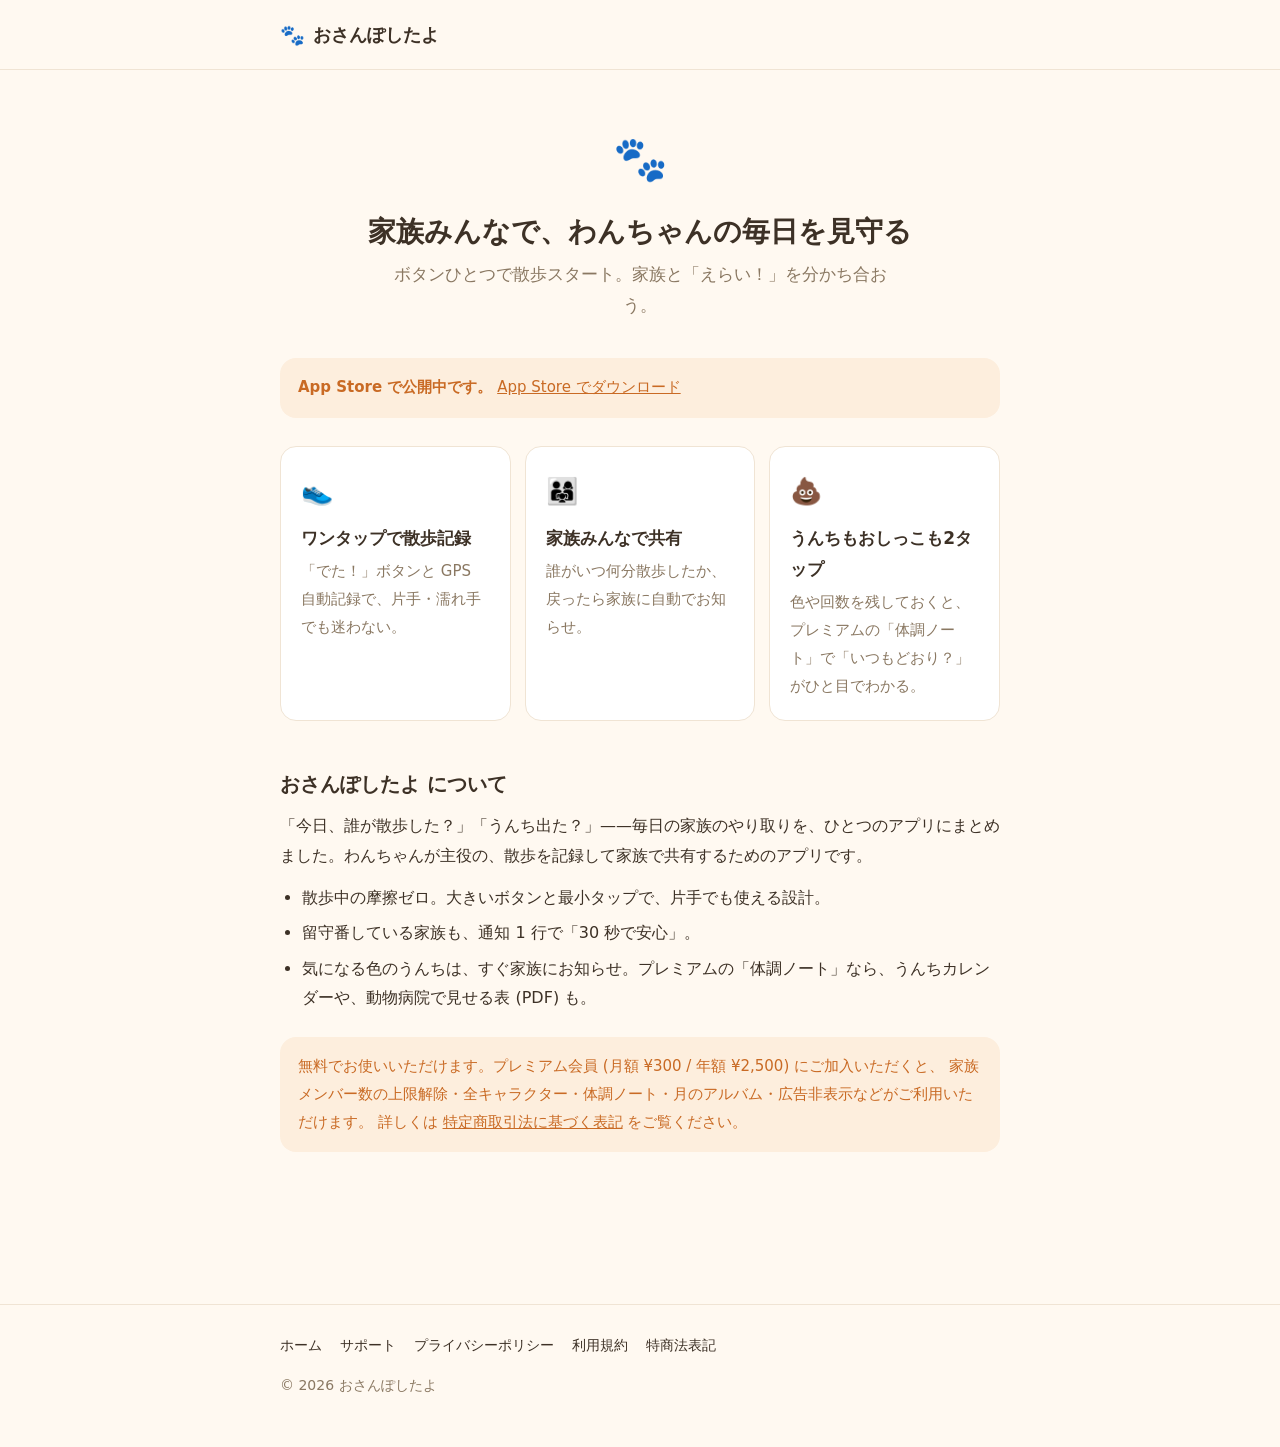
<file: index.html>
<!DOCTYPE html>
<html lang="ja">
<head>
<meta charset="utf-8">
<meta name="viewport" content="width=device-width, initial-scale=1">
<meta name="robots" content="index,follow">
<title>おさんぽしたよ — 家族みんなで、わんちゃんの毎日を見守る</title>
<meta name="description" content="ボタンひとつで散歩スタート。誰がいつ散歩したか、うんちは出たかを家族みんなで共有できる、愛犬のお散歩記録アプリ。">
<link rel="stylesheet" href="style.css">
</head>
<body>
<header class="site-header">
  <div class="inner">
    <a class="brand" href="index.html"><span class="paw" aria-hidden="true">🐾</span> おさんぽしたよ</a>
  </div>
</header>

<main class="wrap">
  <section class="hero">
    <div class="paw-big" aria-hidden="true">🐾</div>
    <h1>家族みんなで、わんちゃんの毎日を見守る</h1>
    <p class="sub">ボタンひとつで散歩スタート。家族と「えらい！」を分かち合おう。</p>
  </section>

  <div class="note">
    <strong>App Store で公開中です。</strong> <a href="https://apps.apple.com/jp/app/id6767442198">App Store でダウンロード</a>
  </div>

  <section class="features">
    <div class="feature">
      <div class="ico" aria-hidden="true">👟</div>
      <h3>ワンタップで散歩記録</h3>
      <p>「でた！」ボタンと GPS 自動記録で、片手・濡れ手でも迷わない。</p>
    </div>
    <div class="feature">
      <div class="ico" aria-hidden="true">👨‍👩‍👧</div>
      <h3>家族みんなで共有</h3>
      <p>誰がいつ何分散歩したか、戻ったら家族に自動でお知らせ。</p>
    </div>
    <div class="feature">
      <div class="ico" aria-hidden="true">💩</div>
      <h3>うんちもおしっこも2タップ</h3>
      <p>色や回数を残しておくと、プレミアムの「体調ノート」で「いつもどおり？」がひと目でわかる。</p>
    </div>
  </section>

  <h2>おさんぽしたよ について</h2>
  <p>「今日、誰が散歩した？」「うんち出た？」——毎日の家族のやり取りを、ひとつのアプリにまとめました。わんちゃんが主役の、散歩を記録して家族で共有するためのアプリです。</p>
  <ul>
    <li>散歩中の摩擦ゼロ。大きいボタンと最小タップで、片手でも使える設計。</li>
    <li>留守番している家族も、通知 1 行で「30 秒で安心」。</li>
    <li>気になる色のうんちは、すぐ家族にお知らせ。プレミアムの「体調ノート」なら、うんちカレンダーや、動物病院で見せる表 (PDF) も。</li>
  </ul>

  <div class="note">
    無料でお使いいただけます。プレミアム会員 (月額 ¥300 / 年額 ¥2,500) にご加入いただくと、
    家族メンバー数の上限解除・全キャラクター・体調ノート・月のアルバム・広告非表示などがご利用いただけます。
    詳しくは <a href="tokushoho.html">特定商取引法に基づく表記</a> をご覧ください。
  </div>
</main>

<footer class="site-footer">
  <div class="inner">
    <nav>
      <a href="index.html">ホーム</a>
      <a href="support.html">サポート</a>
      <a href="privacy.html">プライバシーポリシー</a>
      <a href="terms.html">利用規約</a>
      <a href="tokushoho.html">特商法表記</a>
    </nav>
    <div>© 2026 おさんぽしたよ</div>
  </div>
</footer>
</body>
</html>
</file>
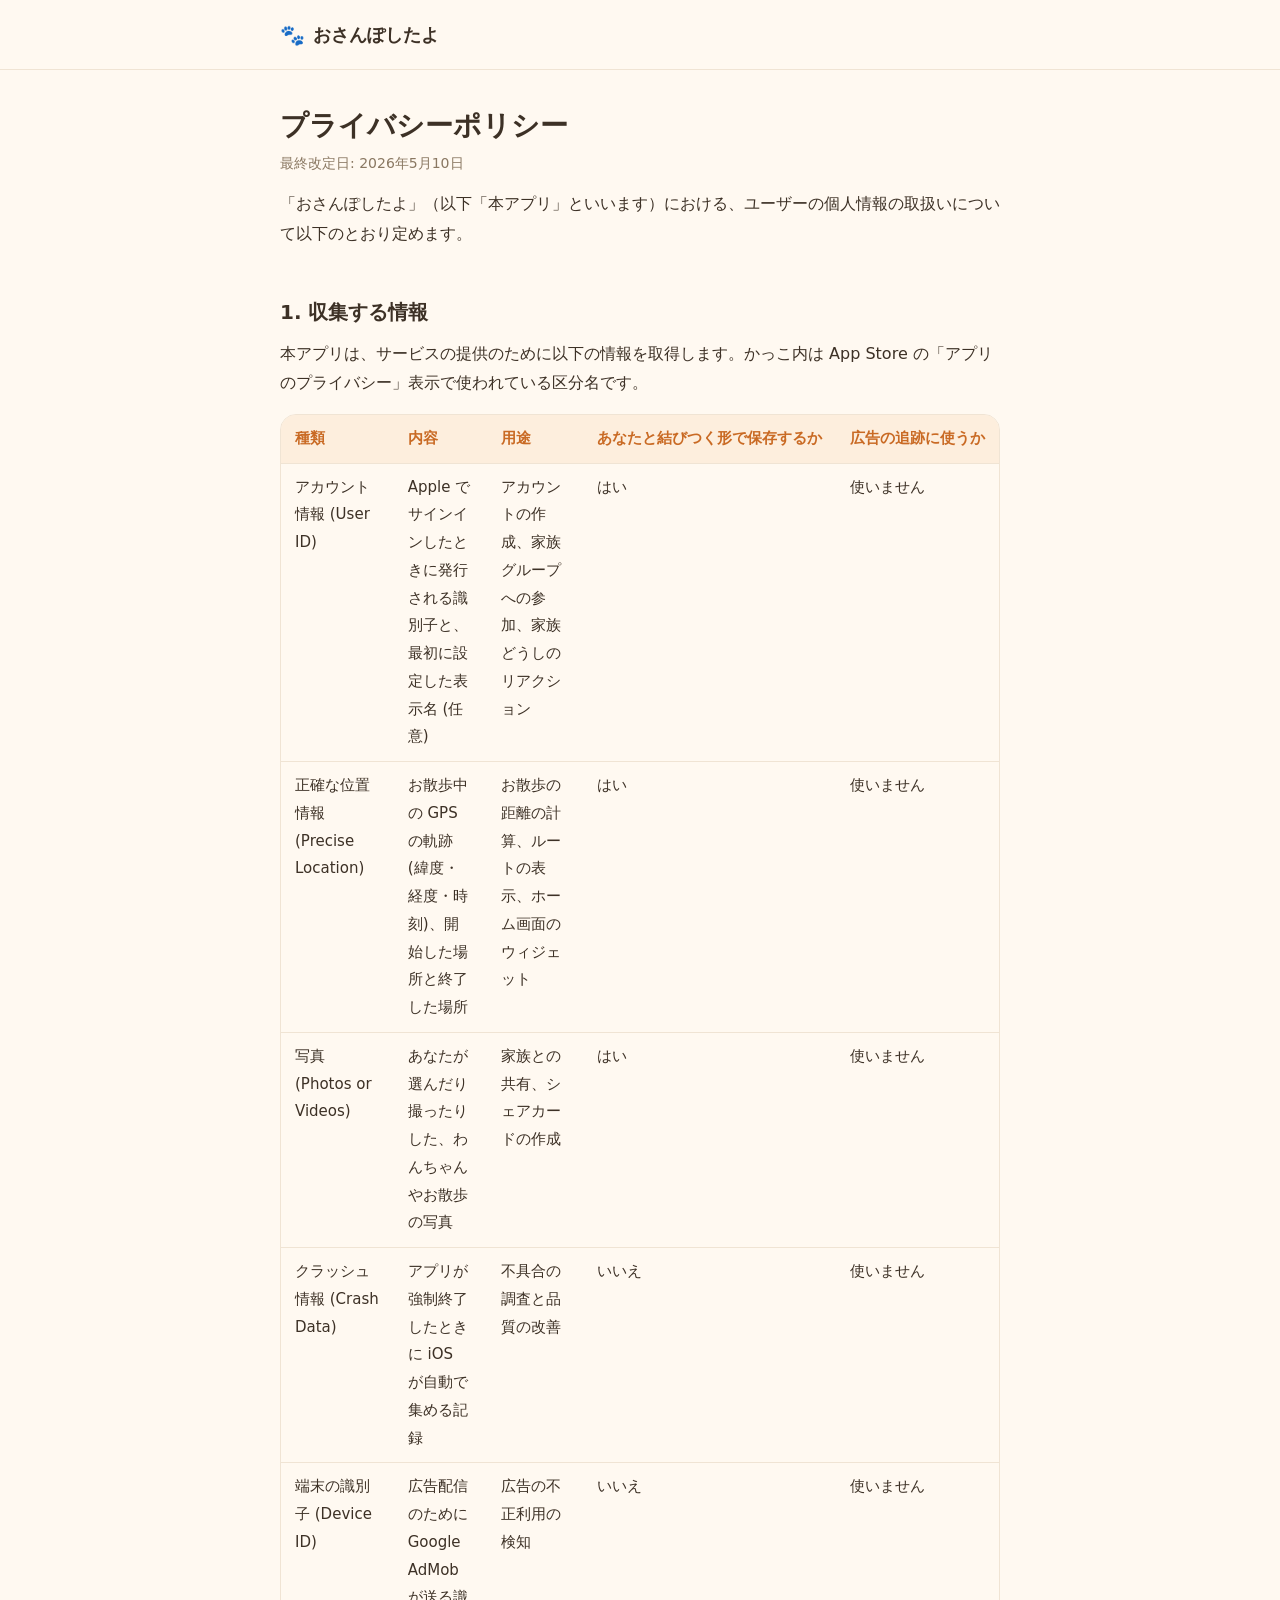
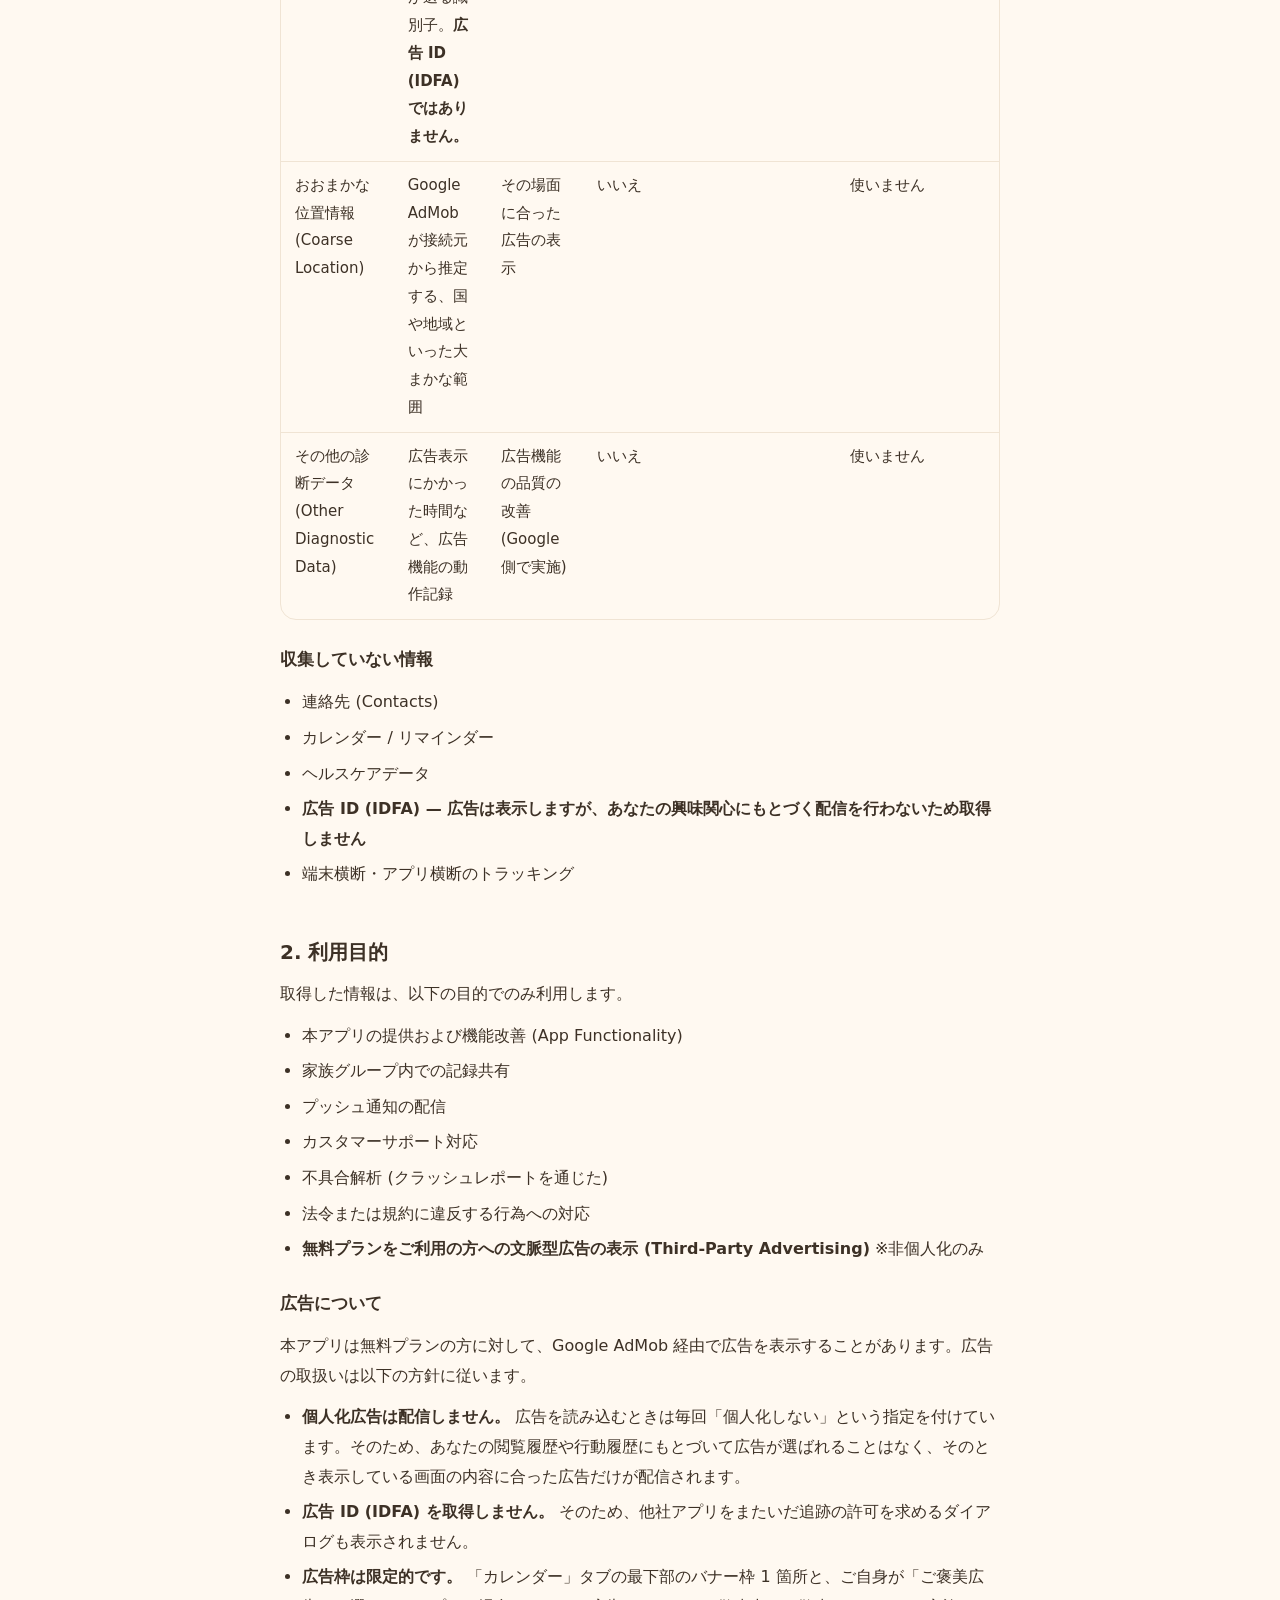
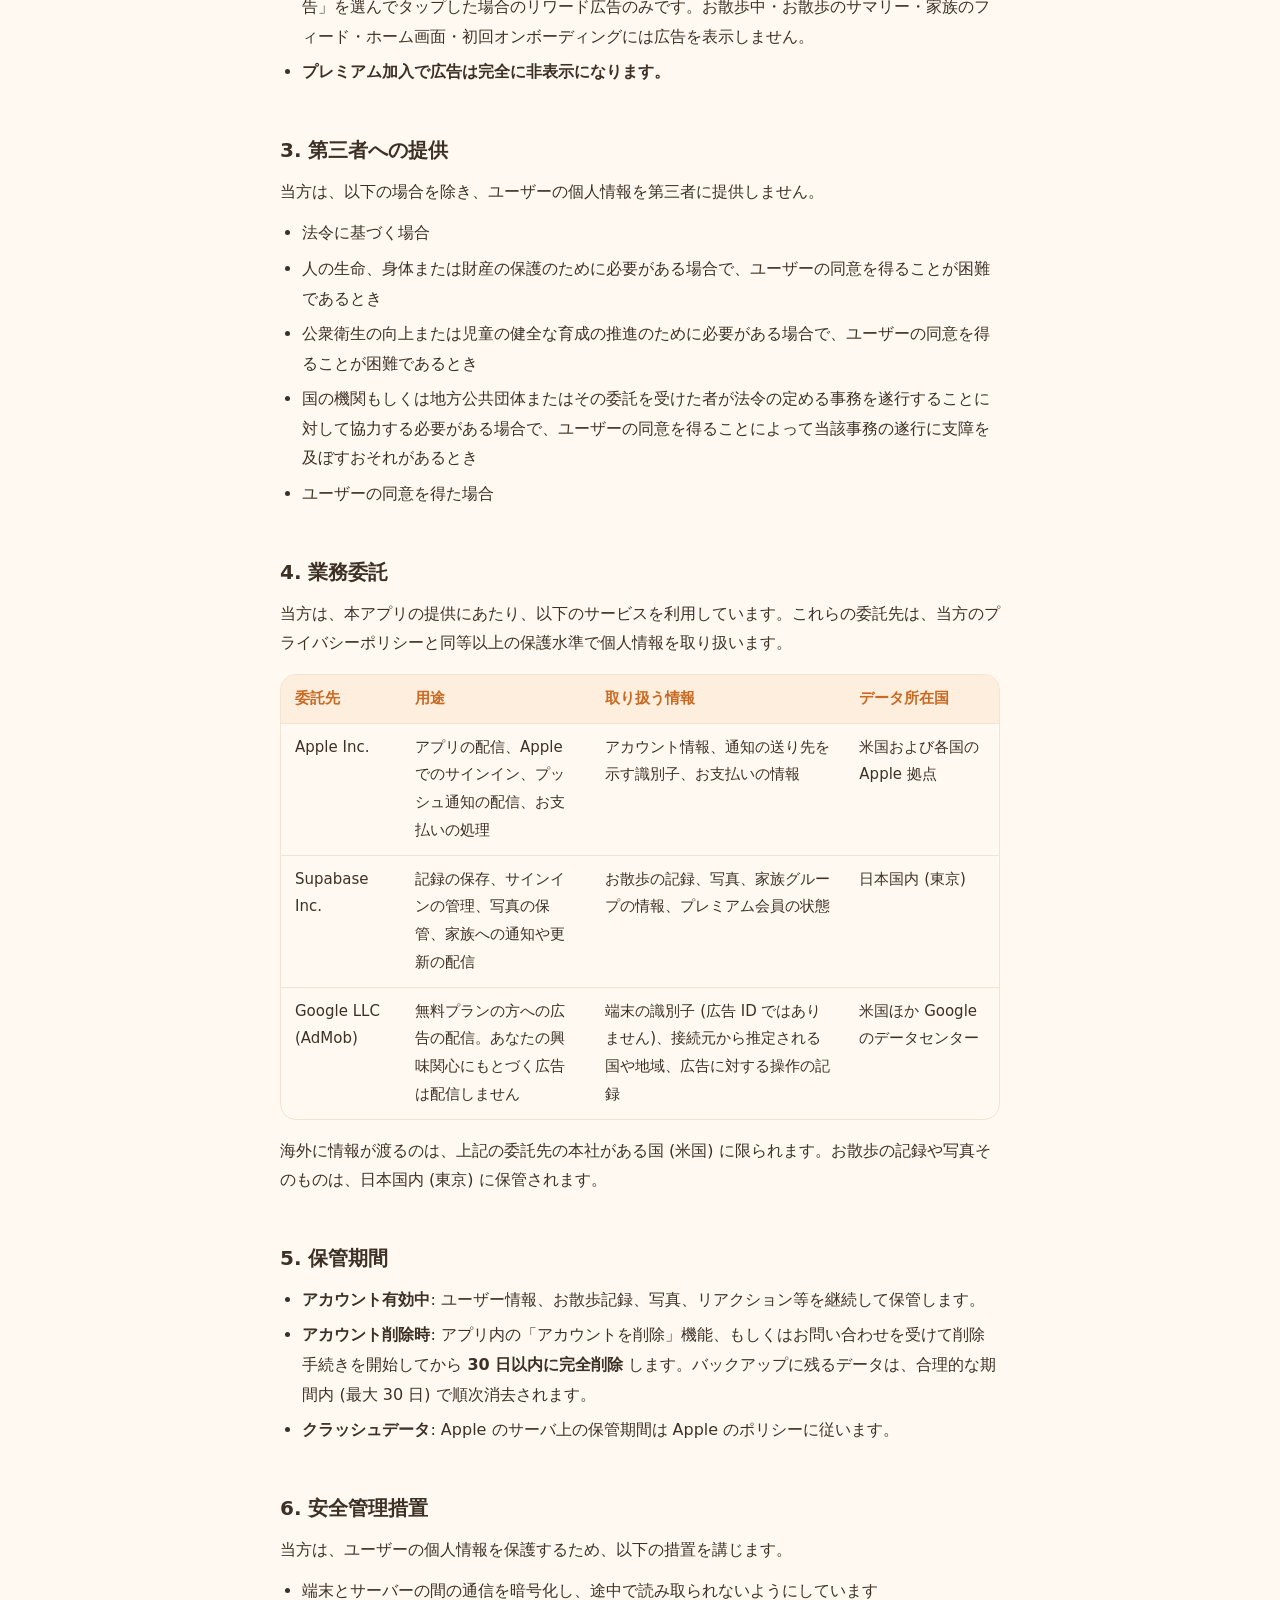
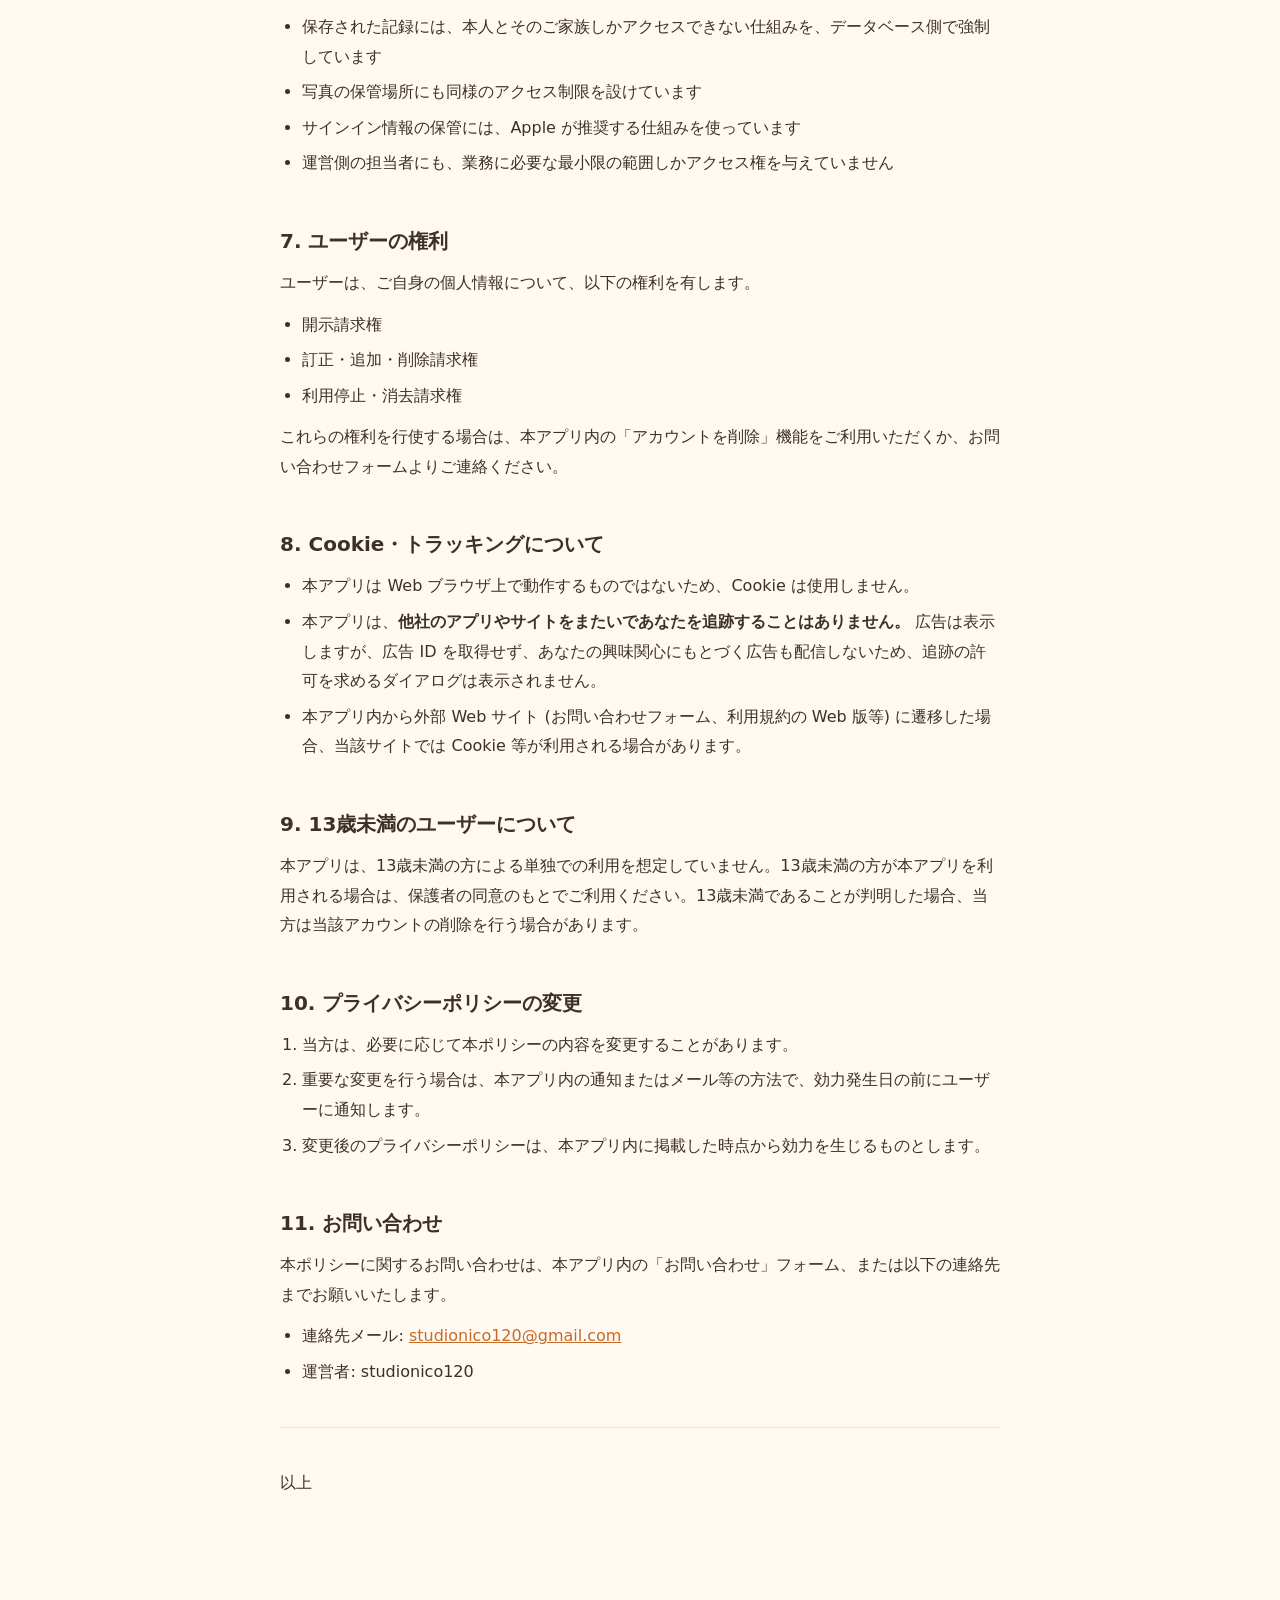
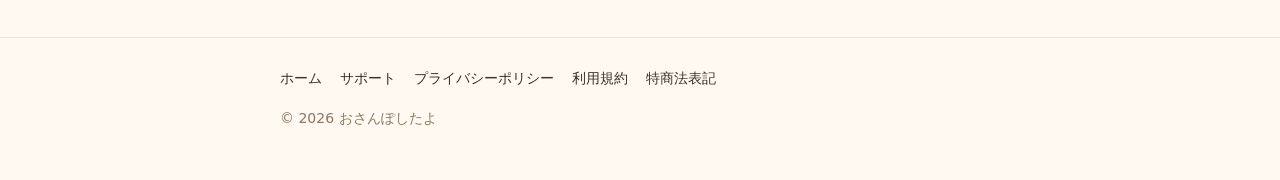
<file: privacy.html>
<!DOCTYPE html>
<html lang="ja">
<head>
<meta charset="utf-8">
<meta name="viewport" content="width=device-width, initial-scale=1">
<meta name="robots" content="index,follow">
<title>プライバシーポリシー — おさんぽしたよ</title>
<link rel="stylesheet" href="style.css">
</head>
<body>
<header class="site-header">
  <div class="inner">
    <a class="brand" href="index.html"><span class="paw" aria-hidden="true">🐾</span> おさんぽしたよ</a>
  </div>
</header>

<main class="wrap">
  <h1>プライバシーポリシー</h1>
  <p class="updated">最終改定日: 2026年5月10日</p>
  <p>「おさんぽしたよ」（以下「本アプリ」といいます）における、ユーザーの個人情報の取扱いについて以下のとおり定めます。</p>

  <h2>1. 収集する情報</h2>
  <p>本アプリは、サービスの提供のために以下の情報を取得します。かっこ内は App Store の「アプリのプライバシー」表示で使われている区分名です。</p>
  <div class="table-wrap">
    <table>
      <thead>
        <tr><th>種類</th><th>内容</th><th>用途</th><th>あなたと結びつく形で保存するか</th><th>広告の追跡に使うか</th></tr>
      </thead>
      <tbody>
        <tr><td>アカウント情報 (User ID)</td><td>Apple でサインインしたときに発行される識別子と、最初に設定した表示名 (任意)</td><td>アカウントの作成、家族グループへの参加、家族どうしのリアクション</td><td>はい</td><td>使いません</td></tr>
        <tr><td>正確な位置情報 (Precise Location)</td><td>お散歩中の GPS の軌跡 (緯度・経度・時刻)、開始した場所と終了した場所</td><td>お散歩の距離の計算、ルートの表示、ホーム画面のウィジェット</td><td>はい</td><td>使いません</td></tr>
        <tr><td>写真 (Photos or Videos)</td><td>あなたが選んだり撮ったりした、わんちゃんやお散歩の写真</td><td>家族との共有、シェアカードの作成</td><td>はい</td><td>使いません</td></tr>
        <tr><td>クラッシュ情報 (Crash Data)</td><td>アプリが強制終了したときに iOS が自動で集める記録</td><td>不具合の調査と品質の改善</td><td>いいえ</td><td>使いません</td></tr>
        <tr><td>端末の識別子 (Device ID)</td><td>広告配信のために Google AdMob が送る識別子。<strong>広告 ID (IDFA) ではありません。</strong></td><td>広告の不正利用の検知</td><td>いいえ</td><td>使いません</td></tr>
        <tr><td>おおまかな位置情報 (Coarse Location)</td><td>Google AdMob が接続元から推定する、国や地域といった大まかな範囲</td><td>その場面に合った広告の表示</td><td>いいえ</td><td>使いません</td></tr>
        <tr><td>その他の診断データ (Other Diagnostic Data)</td><td>広告表示にかかった時間など、広告機能の動作記録</td><td>広告機能の品質の改善 (Google 側で実施)</td><td>いいえ</td><td>使いません</td></tr>
      </tbody>
    </table>
  </div>

  <h3>収集していない情報</h3>
  <ul>
    <li>連絡先 (Contacts)</li>
    <li>カレンダー / リマインダー</li>
    <li>ヘルスケアデータ</li>
    <li><strong>広告 ID (IDFA) — 広告は表示しますが、あなたの興味関心にもとづく配信を行わないため取得しません</strong></li>
    <li>端末横断・アプリ横断のトラッキング</li>
  </ul>

  <h2>2. 利用目的</h2>
  <p>取得した情報は、以下の目的でのみ利用します。</p>
  <ul>
    <li>本アプリの提供および機能改善 (App Functionality)</li>
    <li>家族グループ内での記録共有</li>
    <li>プッシュ通知の配信</li>
    <li>カスタマーサポート対応</li>
    <li>不具合解析 (クラッシュレポートを通じた)</li>
    <li>法令または規約に違反する行為への対応</li>
    <li><strong>無料プランをご利用の方への文脈型広告の表示 (Third-Party Advertising)</strong> ※非個人化のみ</li>
  </ul>

  <h3>広告について</h3>
  <p>本アプリは無料プランの方に対して、Google AdMob 経由で広告を表示することがあります。広告の取扱いは以下の方針に従います。</p>
  <ul>
    <li><strong>個人化広告は配信しません。</strong> 広告を読み込むときは毎回「個人化しない」という指定を付けています。そのため、あなたの閲覧履歴や行動履歴にもとづいて広告が選ばれることはなく、そのとき表示している画面の内容に合った広告だけが配信されます。</li>
    <li><strong>広告 ID (IDFA) を取得しません。</strong> そのため、他社アプリをまたいだ追跡の許可を求めるダイアログも表示されません。</li>
    <li><strong>広告枠は限定的です。</strong> 「カレンダー」タブの最下部のバナー枠 1 箇所と、ご自身が「ご褒美広告」を選んでタップした場合のリワード広告のみです。お散歩中・お散歩のサマリー・家族のフィード・ホーム画面・初回オンボーディングには広告を表示しません。</li>
    <li><strong>プレミアム加入で広告は完全に非表示になります。</strong></li>
  </ul>

  <h2>3. 第三者への提供</h2>
  <p>当方は、以下の場合を除き、ユーザーの個人情報を第三者に提供しません。</p>
  <ul>
    <li>法令に基づく場合</li>
    <li>人の生命、身体または財産の保護のために必要がある場合で、ユーザーの同意を得ることが困難であるとき</li>
    <li>公衆衛生の向上または児童の健全な育成の推進のために必要がある場合で、ユーザーの同意を得ることが困難であるとき</li>
    <li>国の機関もしくは地方公共団体またはその委託を受けた者が法令の定める事務を遂行することに対して協力する必要がある場合で、ユーザーの同意を得ることによって当該事務の遂行に支障を及ぼすおそれがあるとき</li>
    <li>ユーザーの同意を得た場合</li>
  </ul>

  <h2>4. 業務委託</h2>
  <p>当方は、本アプリの提供にあたり、以下のサービスを利用しています。これらの委託先は、当方のプライバシーポリシーと同等以上の保護水準で個人情報を取り扱います。</p>
  <div class="table-wrap">
    <table>
      <thead><tr><th>委託先</th><th>用途</th><th>取り扱う情報</th><th>データ所在国</th></tr></thead>
      <tbody>
        <tr><td>Apple Inc.</td><td>アプリの配信、Apple でのサインイン、プッシュ通知の配信、お支払いの処理</td><td>アカウント情報、通知の送り先を示す識別子、お支払いの情報</td><td>米国および各国の Apple 拠点</td></tr>
        <tr><td>Supabase Inc.</td><td>記録の保存、サインインの管理、写真の保管、家族への通知や更新の配信</td><td>お散歩の記録、写真、家族グループの情報、プレミアム会員の状態</td><td>日本国内 (東京)</td></tr>
        <tr><td>Google LLC (AdMob)</td><td>無料プランの方への広告の配信。あなたの興味関心にもとづく広告は配信しません</td><td>端末の識別子 (広告 ID ではありません)、接続元から推定される国や地域、広告に対する操作の記録</td><td>米国ほか Google のデータセンター</td></tr>
      </tbody>
    </table>
  </div>
  <p>海外に情報が渡るのは、上記の委託先の本社がある国 (米国) に限られます。お散歩の記録や写真そのものは、日本国内 (東京) に保管されます。</p>

  <h2>5. 保管期間</h2>
  <ul>
    <li><strong>アカウント有効中</strong>: ユーザー情報、お散歩記録、写真、リアクション等を継続して保管します。</li>
    <li><strong>アカウント削除時</strong>: アプリ内の「アカウントを削除」機能、もしくはお問い合わせを受けて削除手続きを開始してから <strong>30 日以内に完全削除</strong> します。バックアップに残るデータは、合理的な期間内 (最大 30 日) で順次消去されます。</li>
    <li><strong>クラッシュデータ</strong>: Apple のサーバ上の保管期間は Apple のポリシーに従います。</li>
  </ul>

  <h2>6. 安全管理措置</h2>
  <p>当方は、ユーザーの個人情報を保護するため、以下の措置を講じます。</p>
  <ul>
    <li>端末とサーバーの間の通信を暗号化し、途中で読み取られないようにしています</li>
    <li>保存された記録には、本人とそのご家族しかアクセスできない仕組みを、データベース側で強制しています</li>
    <li>写真の保管場所にも同様のアクセス制限を設けています</li>
    <li>サインイン情報の保管には、Apple が推奨する仕組みを使っています</li>
    <li>運営側の担当者にも、業務に必要な最小限の範囲しかアクセス権を与えていません</li>
  </ul>

  <h2>7. ユーザーの権利</h2>
  <p>ユーザーは、ご自身の個人情報について、以下の権利を有します。</p>
  <ul>
    <li>開示請求権</li>
    <li>訂正・追加・削除請求権</li>
    <li>利用停止・消去請求権</li>
  </ul>
  <p>これらの権利を行使する場合は、本アプリ内の「アカウントを削除」機能をご利用いただくか、お問い合わせフォームよりご連絡ください。</p>

  <h2>8. Cookie・トラッキングについて</h2>
  <ul>
    <li>本アプリは Web ブラウザ上で動作するものではないため、Cookie は使用しません。</li>
    <li>本アプリは、<strong>他社のアプリやサイトをまたいであなたを追跡することはありません。</strong> 広告は表示しますが、広告 ID を取得せず、あなたの興味関心にもとづく広告も配信しないため、追跡の許可を求めるダイアログは表示されません。</li>
    <li>本アプリ内から外部 Web サイト (お問い合わせフォーム、利用規約の Web 版等) に遷移した場合、当該サイトでは Cookie 等が利用される場合があります。</li>
  </ul>

  <h2>9. 13歳未満のユーザーについて</h2>
  <p>本アプリは、13歳未満の方による単独での利用を想定していません。13歳未満の方が本アプリを利用される場合は、保護者の同意のもとでご利用ください。13歳未満であることが判明した場合、当方は当該アカウントの削除を行う場合があります。</p>

  <h2>10. プライバシーポリシーの変更</h2>
  <ol>
    <li>当方は、必要に応じて本ポリシーの内容を変更することがあります。</li>
    <li>重要な変更を行う場合は、本アプリ内の通知またはメール等の方法で、効力発生日の前にユーザーに通知します。</li>
    <li>変更後のプライバシーポリシーは、本アプリ内に掲載した時点から効力を生じるものとします。</li>
  </ol>

  <h2>11. お問い合わせ</h2>
  <p>本ポリシーに関するお問い合わせは、本アプリ内の「お問い合わせ」フォーム、または以下の連絡先までお願いいたします。</p>
  <ul>
    <li>連絡先メール: <a href="mailto:studionico120@gmail.com">studionico120@gmail.com</a></li>
    <li>運営者: studionico120</li>
  </ul>

  <hr>
  <p>以上</p>
</main>

<footer class="site-footer">
  <div class="inner">
    <nav>
      <a href="index.html">ホーム</a>
      <a href="support.html">サポート</a>
      <a href="privacy.html">プライバシーポリシー</a>
      <a href="terms.html">利用規約</a>
      <a href="tokushoho.html">特商法表記</a>
    </nav>
    <div>© 2026 おさんぽしたよ</div>
  </div>
</footer>
</body>
</html>
</file>
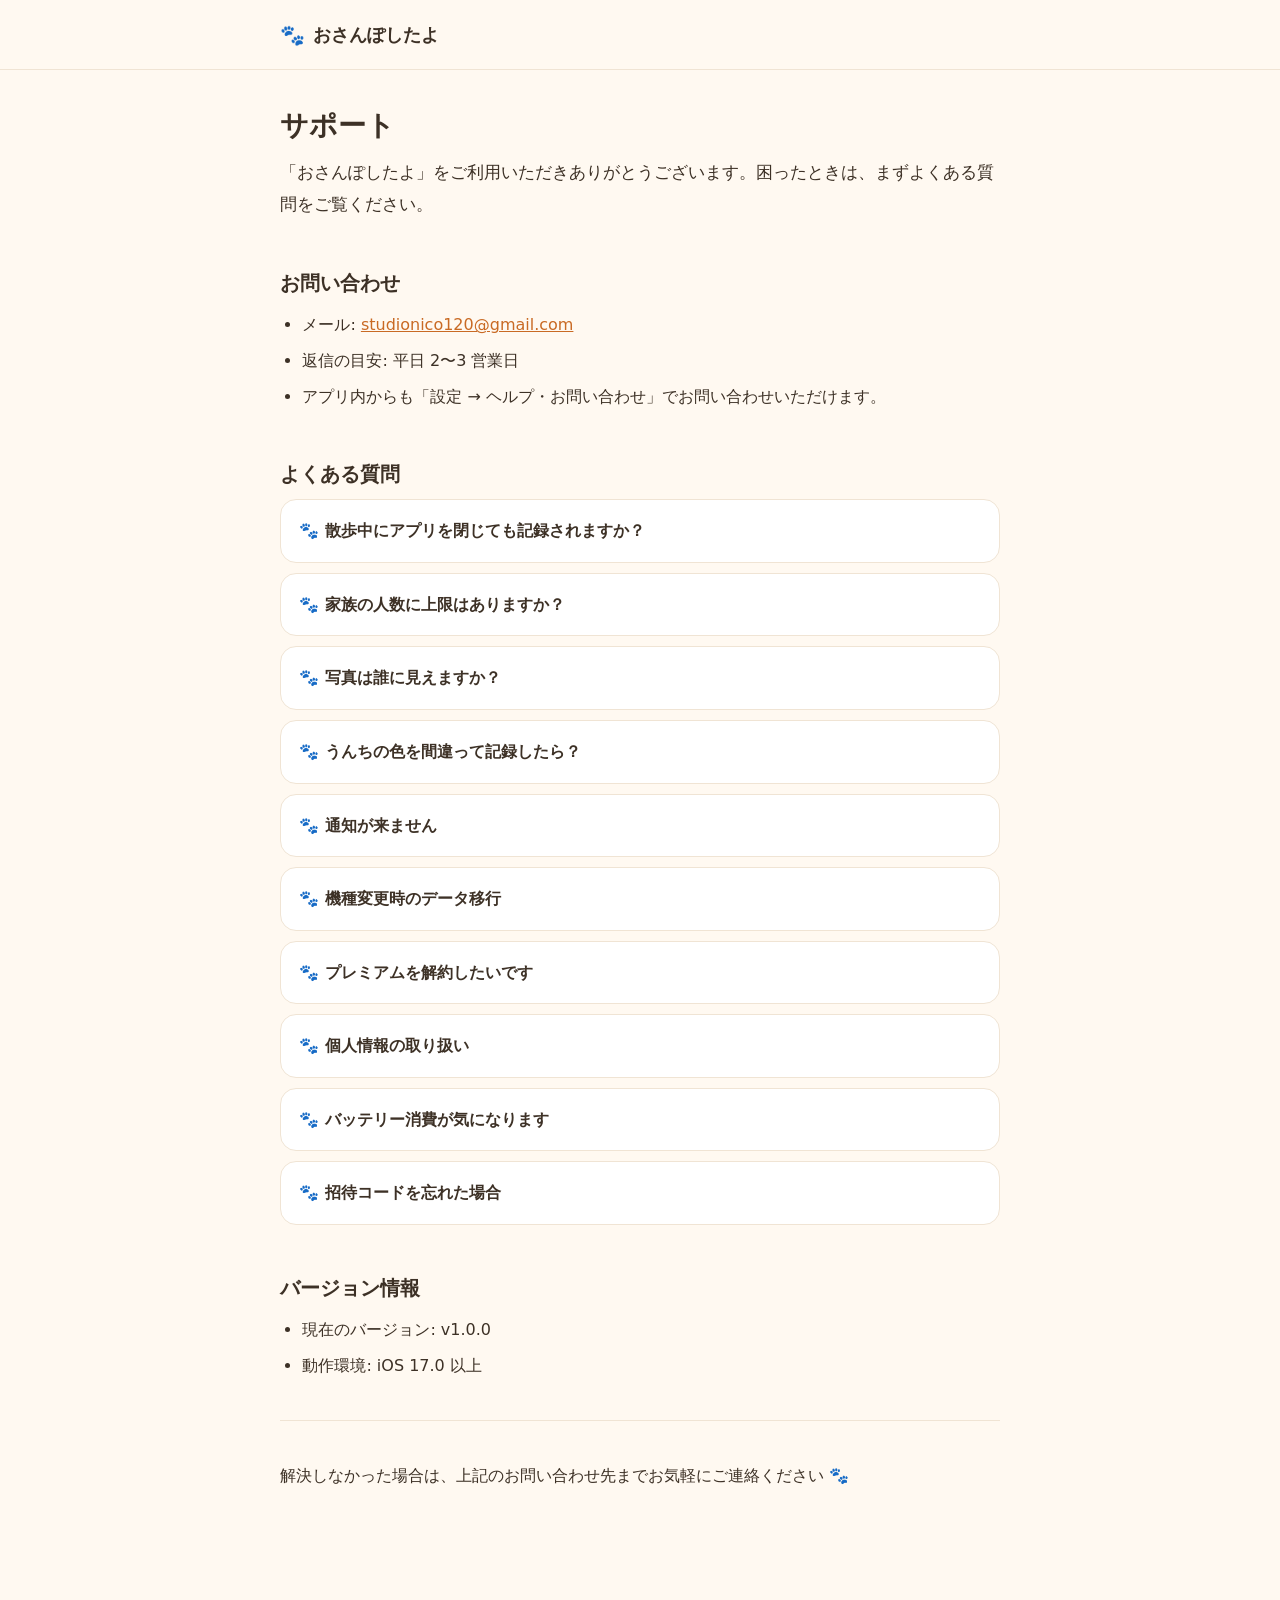
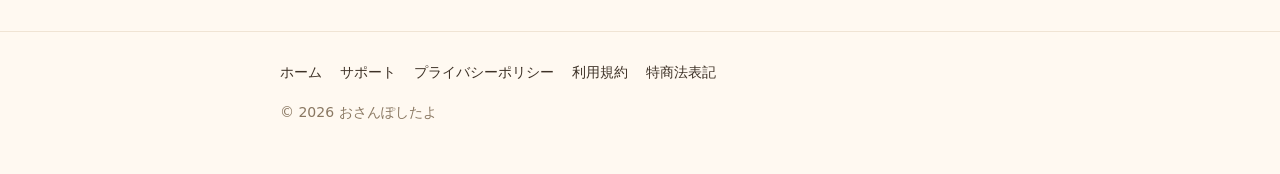
<file: support.html>
<!DOCTYPE html>
<html lang="ja">
<head>
<meta charset="utf-8">
<meta name="viewport" content="width=device-width, initial-scale=1">
<meta name="robots" content="index,follow">
<title>サポート — おさんぽしたよ</title>
<link rel="stylesheet" href="style.css">
</head>
<body>
<header class="site-header">
  <div class="inner">
    <a class="brand" href="index.html"><span class="paw" aria-hidden="true">🐾</span> おさんぽしたよ</a>
  </div>
</header>

<main class="wrap">
  <h1>サポート</h1>
  <p class="lead">「おさんぽしたよ」をご利用いただきありがとうございます。困ったときは、まずよくある質問をご覧ください。</p>

  <h2>お問い合わせ</h2>
  <ul>
    <li>メール: <a href="mailto:studionico120@gmail.com">studionico120@gmail.com</a></li>
    <li>返信の目安: 平日 2〜3 営業日</li>
    <li>アプリ内からも「設定 → ヘルプ・お問い合わせ」でお問い合わせいただけます。</li>
  </ul>

  <h2>よくある質問</h2>
  <div class="faq">
    <details>
      <summary>散歩中にアプリを閉じても記録されますか？</summary>
      <div class="answer">はい、バックグラウンドでもお散歩は記録され続けます。位置情報の許可で「常に許可」を選んでもらうと、画面ロック中もちゃんと続きます。
電池が極端に減っているときや、設定で「常に許可」が外されているときは、途中で止まることがあります。</div>
    </details>
    <details>
      <summary>家族の人数に上限はありますか？</summary>
      <div class="answer">無料プランでは家族メンバー 2 人まで参加できます。プレミアム会員になると、メンバー数の上限がなくなります。</div>
    </details>
    <details>
      <summary>写真は誰に見えますか？</summary>
      <div class="answer">同じ家族グループに参加しているメンバーだけが見られます。家族の外には公開されません。
シェアカードを SNS で共有したときだけ、選んだ写真が公開されます。</div>
    </details>
    <details>
      <summary>うんちの色を間違って記録したら？</summary>
      <div class="answer">お散歩の詳細画面から、うんちの色 / 量 を編集できます。誤って 2 回記録した場合は、片方を削除してね。</div>
    </details>
    <details>
      <summary>通知が来ません</summary>
      <div class="answer">次の 3 つを順番に確認してみてください。
① 設定 → 通知 → おさんぽしたよ で「通知を許可」が ON
② アプリ内の「通知設定」で各通知が ON
③ お使いの iOS が 17 以上 (それより古いと一部通知が届きません)</div>
    </details>
    <details>
      <summary>機種変更時のデータ移行</summary>
      <div class="answer">同じ Apple ID でサインインすれば、新しい端末でも今までのお散歩が見られます。家族メンバーへの再招待はいりません。</div>
    </details>
    <details>
      <summary>プレミアムを解約したいです</summary>
      <div class="answer">端末の「設定」→ あなたの名前 → 「サブスクリプション」 から解約できます。次回更新までは引き続きプレミアム機能が使えます。</div>
    </details>
    <details>
      <summary>個人情報の取り扱い</summary>
      <div class="answer">位置情報や写真などのデータは、家族グループ内での共有以外には使いません。詳しくは <a href="privacy.html">プライバシーポリシー</a> をご確認ください。</div>
    </details>
    <details>
      <summary>バッテリー消費が気になります</summary>
      <div class="answer">お散歩中は GPS と地図表示でどうしても電池を使います。終了をタップすれば自動で位置取得が止まるので、忘れずに終了してね。
ホーム画面ウィジェットを使うとアプリを開かずに今日のお散歩状況を確認できます (より省電力)。</div>
    </details>
    <details>
      <summary>招待コードを忘れた場合</summary>
      <div class="answer">家族グループを作った人 (オーナー) が「設定 → 家族グループ管理」から、いつでも招待コードを再表示できます。
招待コードは何度でも再発行できますが、再発行すると古いコードは使えなくなります。</div>
    </details>
  </div>

  <h2>バージョン情報</h2>
  <ul>
    <li>現在のバージョン: v1.0.0</li>
    <li>動作環境: iOS 17.0 以上</li>
  </ul>

  <hr>
  <p>解決しなかった場合は、上記のお問い合わせ先までお気軽にご連絡ください 🐾</p>
</main>

<footer class="site-footer">
  <div class="inner">
    <nav>
      <a href="index.html">ホーム</a>
      <a href="support.html">サポート</a>
      <a href="privacy.html">プライバシーポリシー</a>
      <a href="terms.html">利用規約</a>
      <a href="tokushoho.html">特商法表記</a>
    </nav>
    <div>© 2026 おさんぽしたよ</div>
  </div>
</footer>
</body>
</html>
</file>
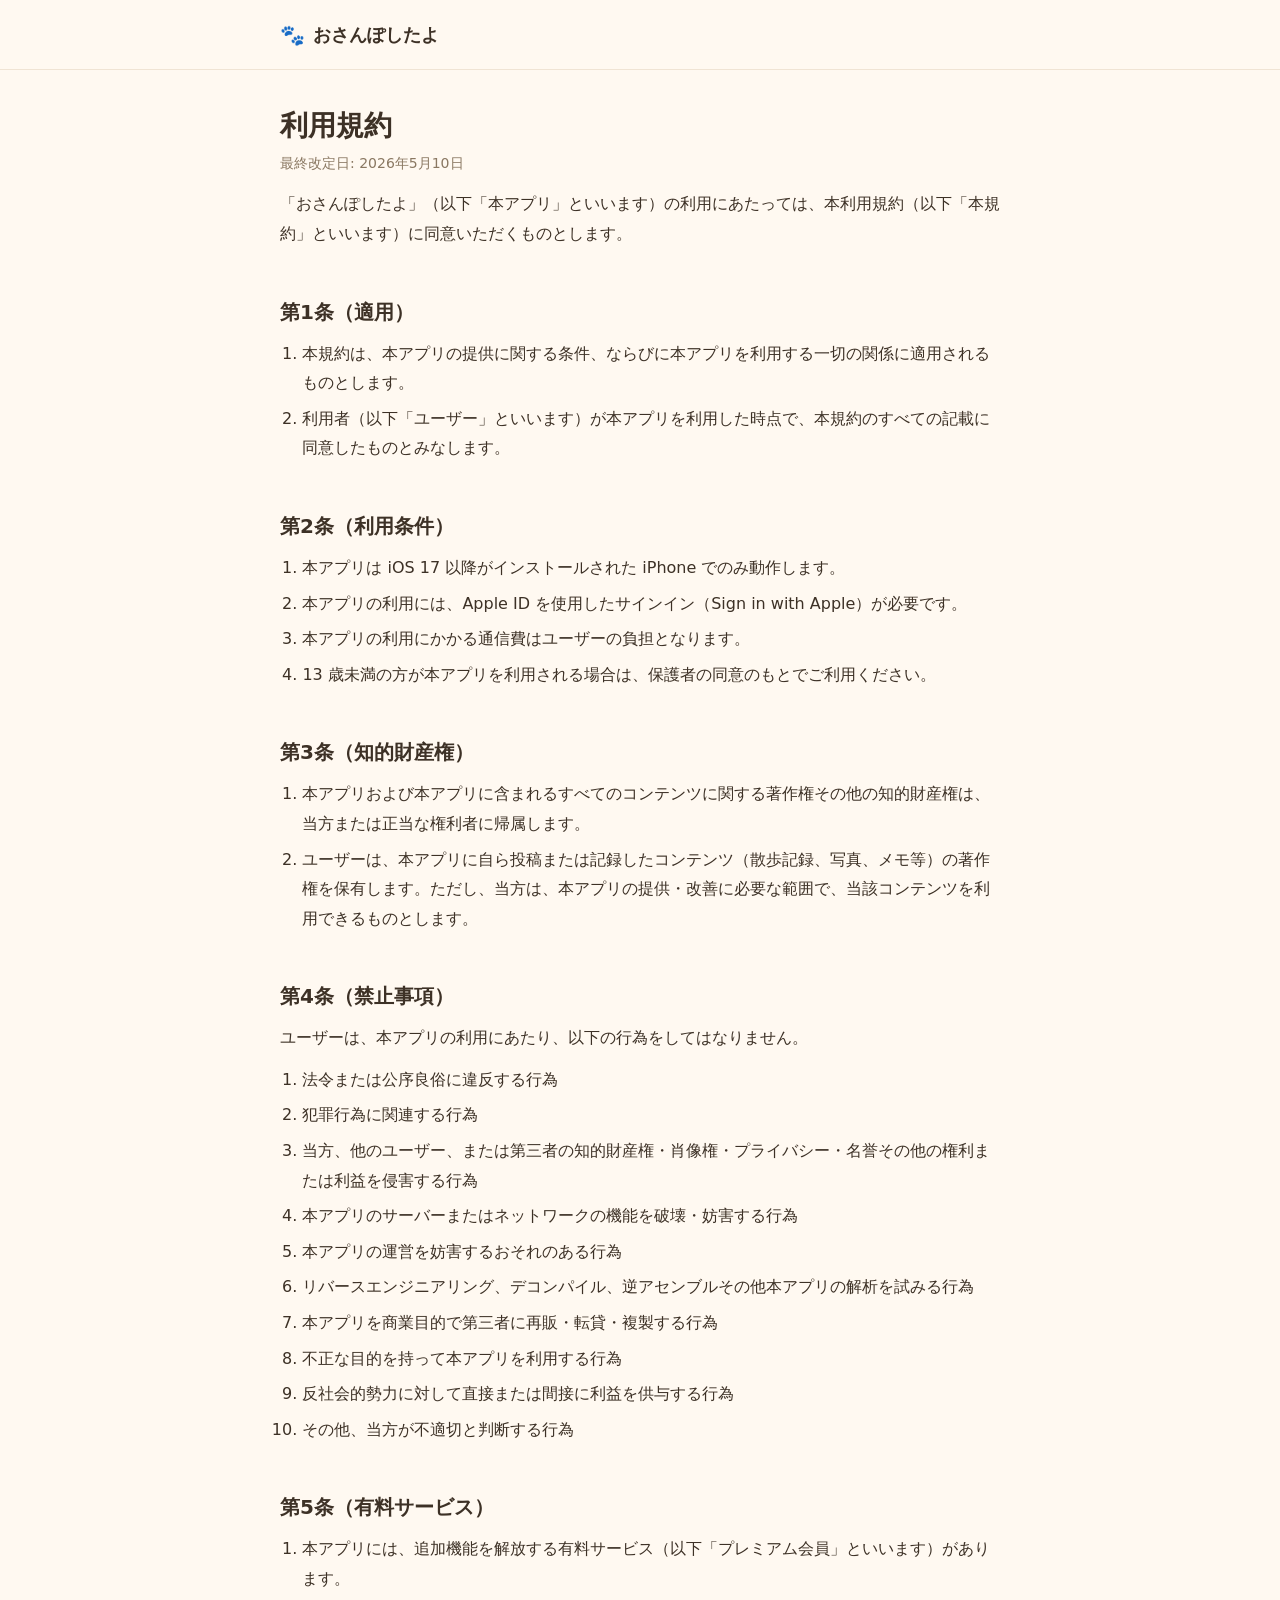
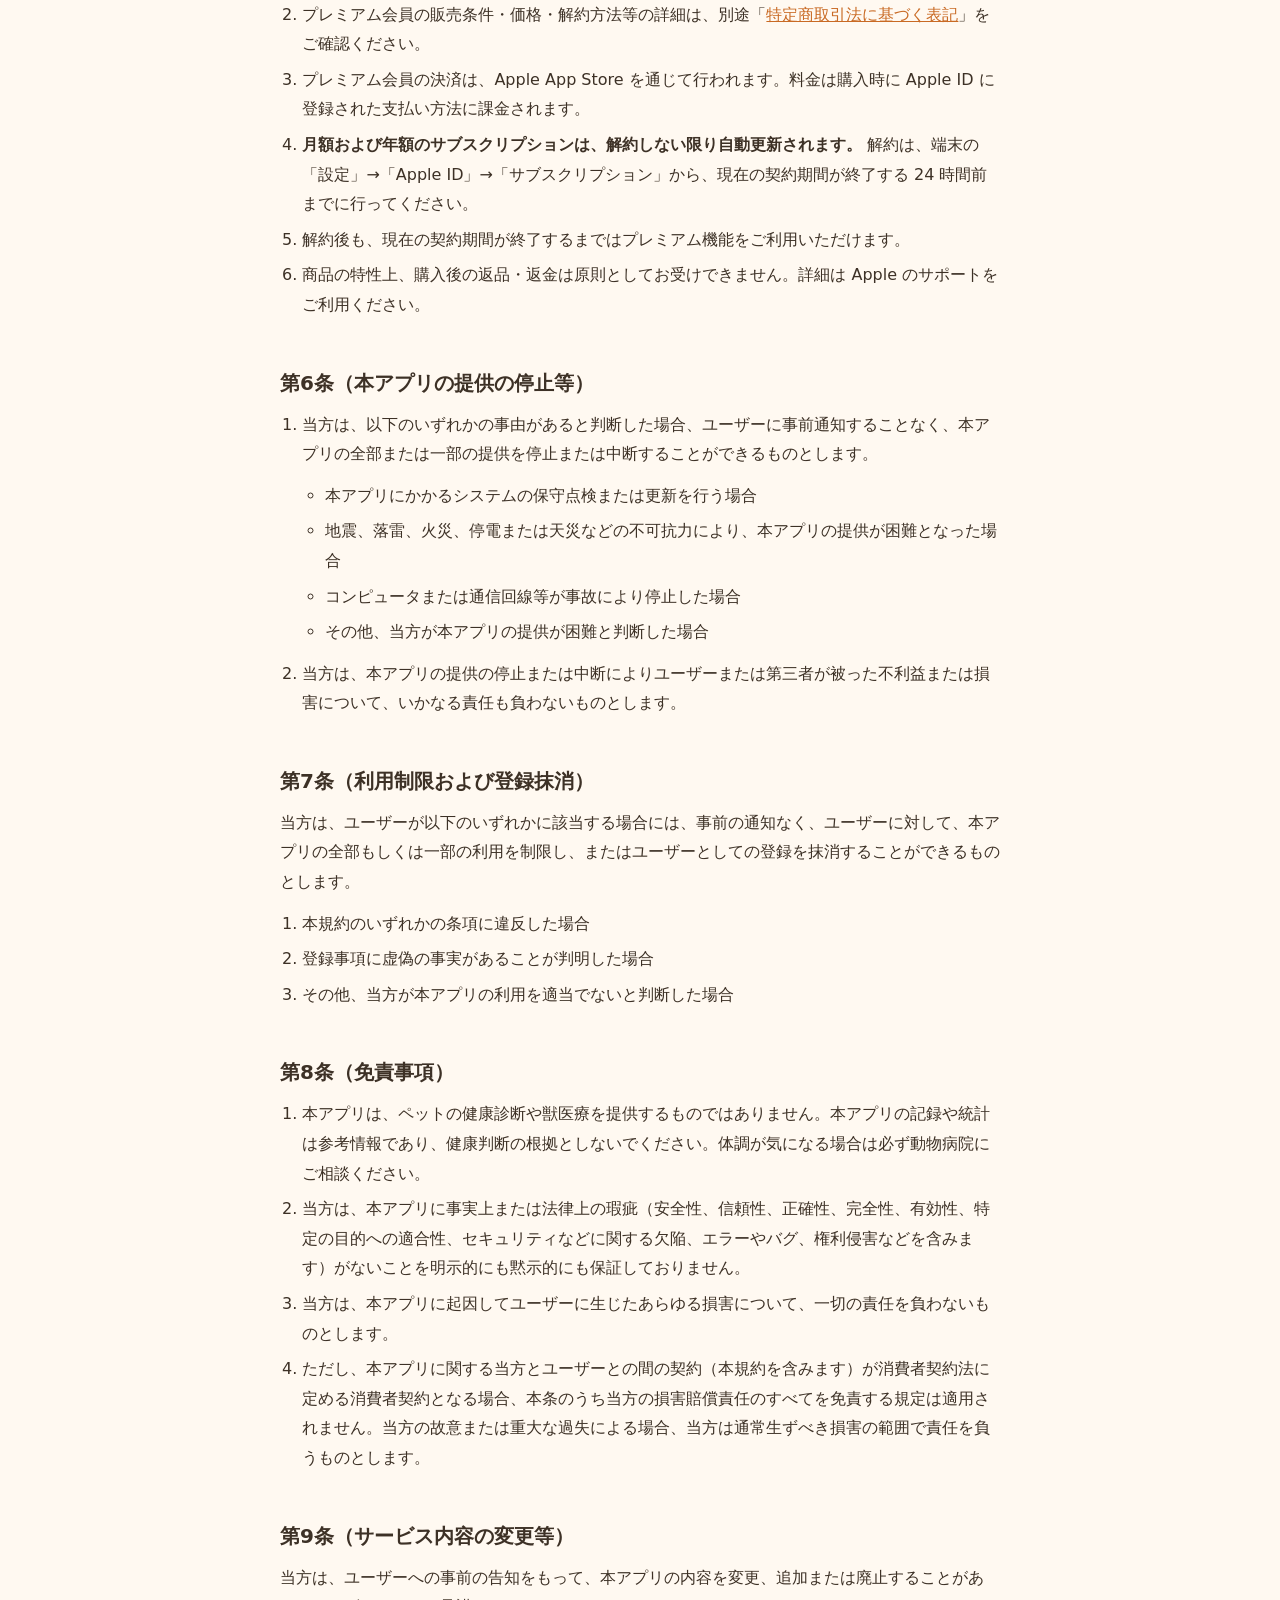
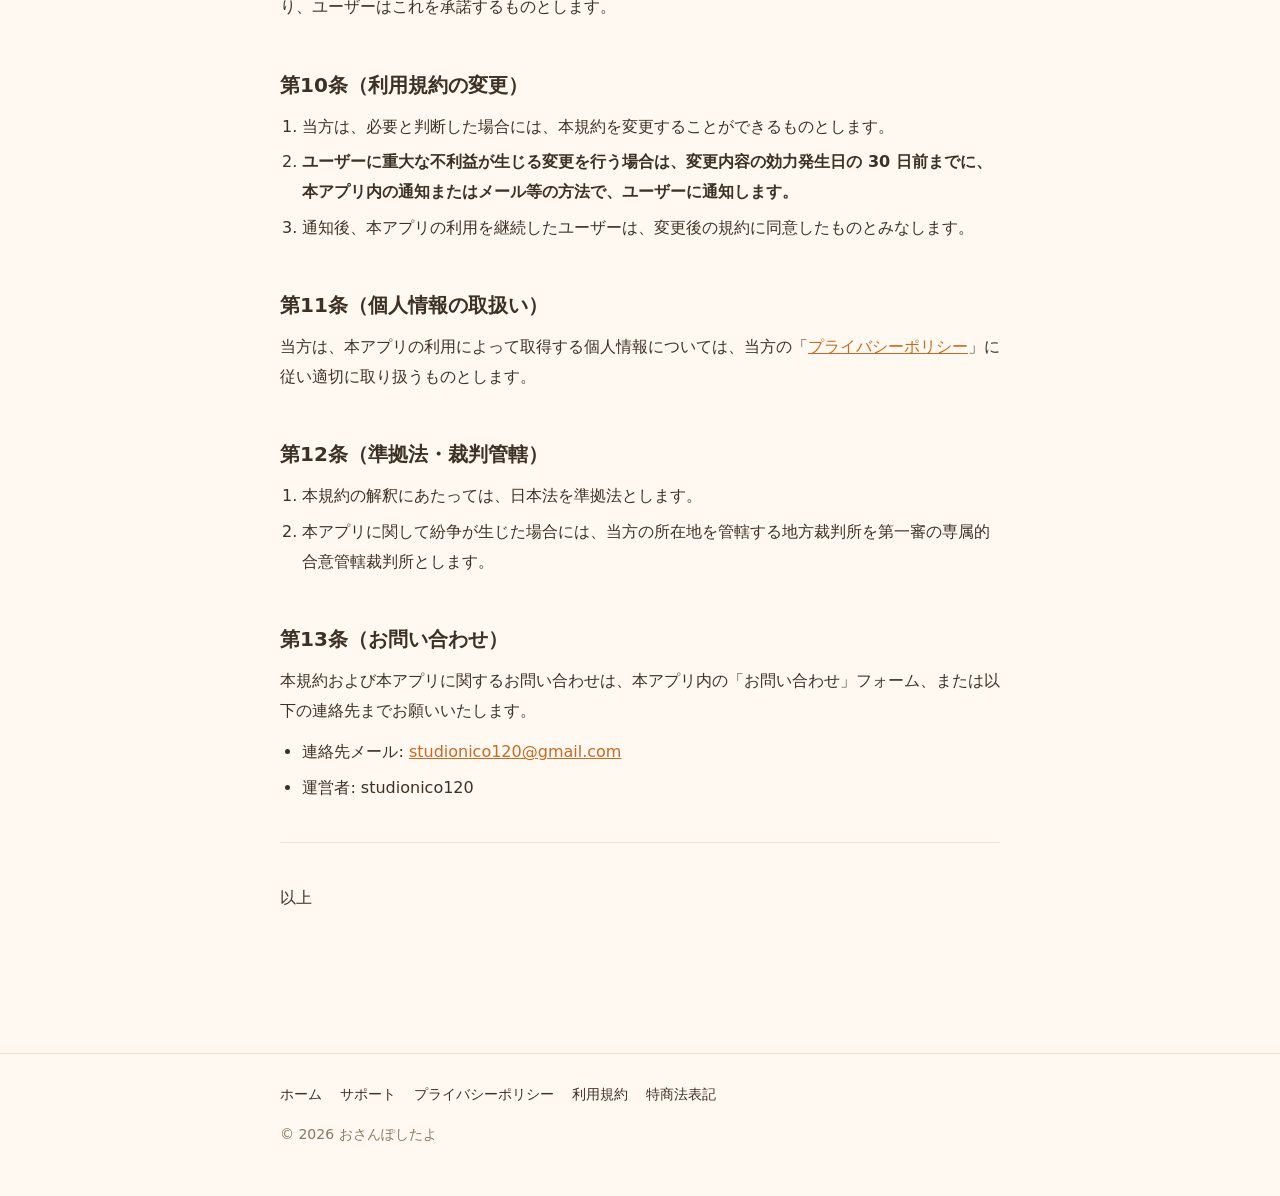
<file: terms.html>
<!DOCTYPE html>
<html lang="ja">
<head>
<meta charset="utf-8">
<meta name="viewport" content="width=device-width, initial-scale=1">
<meta name="robots" content="index,follow">
<title>利用規約 — おさんぽしたよ</title>
<link rel="stylesheet" href="style.css">
</head>
<body>
<header class="site-header">
  <div class="inner">
    <a class="brand" href="index.html"><span class="paw" aria-hidden="true">🐾</span> おさんぽしたよ</a>
  </div>
</header>

<main class="wrap">
  <h1>利用規約</h1>
  <p class="updated">最終改定日: 2026年5月10日</p>
  <p>「おさんぽしたよ」（以下「本アプリ」といいます）の利用にあたっては、本利用規約（以下「本規約」といいます）に同意いただくものとします。</p>

  <h2>第1条（適用）</h2>
  <ol>
    <li>本規約は、本アプリの提供に関する条件、ならびに本アプリを利用する一切の関係に適用されるものとします。</li>
    <li>利用者（以下「ユーザー」といいます）が本アプリを利用した時点で、本規約のすべての記載に同意したものとみなします。</li>
  </ol>

  <h2>第2条（利用条件）</h2>
  <ol>
    <li>本アプリは iOS 17 以降がインストールされた iPhone でのみ動作します。</li>
    <li>本アプリの利用には、Apple ID を使用したサインイン（Sign in with Apple）が必要です。</li>
    <li>本アプリの利用にかかる通信費はユーザーの負担となります。</li>
    <li>13 歳未満の方が本アプリを利用される場合は、保護者の同意のもとでご利用ください。</li>
  </ol>

  <h2>第3条（知的財産権）</h2>
  <ol>
    <li>本アプリおよび本アプリに含まれるすべてのコンテンツに関する著作権その他の知的財産権は、当方または正当な権利者に帰属します。</li>
    <li>ユーザーは、本アプリに自ら投稿または記録したコンテンツ（散歩記録、写真、メモ等）の著作権を保有します。ただし、当方は、本アプリの提供・改善に必要な範囲で、当該コンテンツを利用できるものとします。</li>
  </ol>

  <h2>第4条（禁止事項）</h2>
  <p>ユーザーは、本アプリの利用にあたり、以下の行為をしてはなりません。</p>
  <ol>
    <li>法令または公序良俗に違反する行為</li>
    <li>犯罪行為に関連する行為</li>
    <li>当方、他のユーザー、または第三者の知的財産権・肖像権・プライバシー・名誉その他の権利または利益を侵害する行為</li>
    <li>本アプリのサーバーまたはネットワークの機能を破壊・妨害する行為</li>
    <li>本アプリの運営を妨害するおそれのある行為</li>
    <li>リバースエンジニアリング、デコンパイル、逆アセンブルその他本アプリの解析を試みる行為</li>
    <li>本アプリを商業目的で第三者に再販・転貸・複製する行為</li>
    <li>不正な目的を持って本アプリを利用する行為</li>
    <li>反社会的勢力に対して直接または間接に利益を供与する行為</li>
    <li>その他、当方が不適切と判断する行為</li>
  </ol>

  <h2>第5条（有料サービス）</h2>
  <ol>
    <li>本アプリには、追加機能を解放する有料サービス（以下「プレミアム会員」といいます）があります。</li>
    <li>プレミアム会員の販売条件・価格・解約方法等の詳細は、別途「<a href="tokushoho.html">特定商取引法に基づく表記</a>」をご確認ください。</li>
    <li>プレミアム会員の決済は、Apple App Store を通じて行われます。料金は購入時に Apple ID に登録された支払い方法に課金されます。</li>
    <li><strong>月額および年額のサブスクリプションは、解約しない限り自動更新されます。</strong> 解約は、端末の「設定」→「Apple ID」→「サブスクリプション」から、現在の契約期間が終了する 24 時間前までに行ってください。</li>
    <li>解約後も、現在の契約期間が終了するまではプレミアム機能をご利用いただけます。</li>
    <li>商品の特性上、購入後の返品・返金は原則としてお受けできません。詳細は Apple のサポートをご利用ください。</li>
  </ol>

  <h2>第6条（本アプリの提供の停止等）</h2>
  <ol>
    <li>当方は、以下のいずれかの事由があると判断した場合、ユーザーに事前通知することなく、本アプリの全部または一部の提供を停止または中断することができるものとします。
      <ul>
        <li>本アプリにかかるシステムの保守点検または更新を行う場合</li>
        <li>地震、落雷、火災、停電または天災などの不可抗力により、本アプリの提供が困難となった場合</li>
        <li>コンピュータまたは通信回線等が事故により停止した場合</li>
        <li>その他、当方が本アプリの提供が困難と判断した場合</li>
      </ul>
    </li>
    <li>当方は、本アプリの提供の停止または中断によりユーザーまたは第三者が被った不利益または損害について、いかなる責任も負わないものとします。</li>
  </ol>

  <h2>第7条（利用制限および登録抹消）</h2>
  <p>当方は、ユーザーが以下のいずれかに該当する場合には、事前の通知なく、ユーザーに対して、本アプリの全部もしくは一部の利用を制限し、またはユーザーとしての登録を抹消することができるものとします。</p>
  <ol>
    <li>本規約のいずれかの条項に違反した場合</li>
    <li>登録事項に虚偽の事実があることが判明した場合</li>
    <li>その他、当方が本アプリの利用を適当でないと判断した場合</li>
  </ol>

  <h2>第8条（免責事項）</h2>
  <ol>
    <li>本アプリは、ペットの健康診断や獣医療を提供するものではありません。本アプリの記録や統計は参考情報であり、健康判断の根拠としないでください。体調が気になる場合は必ず動物病院にご相談ください。</li>
    <li>当方は、本アプリに事実上または法律上の瑕疵（安全性、信頼性、正確性、完全性、有効性、特定の目的への適合性、セキュリティなどに関する欠陥、エラーやバグ、権利侵害などを含みます）がないことを明示的にも黙示的にも保証しておりません。</li>
    <li>当方は、本アプリに起因してユーザーに生じたあらゆる損害について、一切の責任を負わないものとします。</li>
    <li>ただし、本アプリに関する当方とユーザーとの間の契約（本規約を含みます）が消費者契約法に定める消費者契約となる場合、本条のうち当方の損害賠償責任のすべてを免責する規定は適用されません。当方の故意または重大な過失による場合、当方は通常生ずべき損害の範囲で責任を負うものとします。</li>
  </ol>

  <h2>第9条（サービス内容の変更等）</h2>
  <p>当方は、ユーザーへの事前の告知をもって、本アプリの内容を変更、追加または廃止することがあり、ユーザーはこれを承諾するものとします。</p>

  <h2>第10条（利用規約の変更）</h2>
  <ol>
    <li>当方は、必要と判断した場合には、本規約を変更することができるものとします。</li>
    <li><strong>ユーザーに重大な不利益が生じる変更を行う場合は、変更内容の効力発生日の 30 日前までに、本アプリ内の通知またはメール等の方法で、ユーザーに通知します。</strong></li>
    <li>通知後、本アプリの利用を継続したユーザーは、変更後の規約に同意したものとみなします。</li>
  </ol>

  <h2>第11条（個人情報の取扱い）</h2>
  <p>当方は、本アプリの利用によって取得する個人情報については、当方の「<a href="privacy.html">プライバシーポリシー</a>」に従い適切に取り扱うものとします。</p>

  <h2>第12条（準拠法・裁判管轄）</h2>
  <ol>
    <li>本規約の解釈にあたっては、日本法を準拠法とします。</li>
    <li>本アプリに関して紛争が生じた場合には、当方の所在地を管轄する地方裁判所を第一審の専属的合意管轄裁判所とします。</li>
  </ol>

  <h2>第13条（お問い合わせ）</h2>
  <p>本規約および本アプリに関するお問い合わせは、本アプリ内の「お問い合わせ」フォーム、または以下の連絡先までお願いいたします。</p>
  <ul>
    <li>連絡先メール: <a href="mailto:studionico120@gmail.com">studionico120@gmail.com</a></li>
    <li>運営者: studionico120</li>
  </ul>

  <hr>
  <p>以上</p>
</main>

<footer class="site-footer">
  <div class="inner">
    <nav>
      <a href="index.html">ホーム</a>
      <a href="support.html">サポート</a>
      <a href="privacy.html">プライバシーポリシー</a>
      <a href="terms.html">利用規約</a>
      <a href="tokushoho.html">特商法表記</a>
    </nav>
    <div>© 2026 おさんぽしたよ</div>
  </div>
</footer>
</body>
</html>
</file>
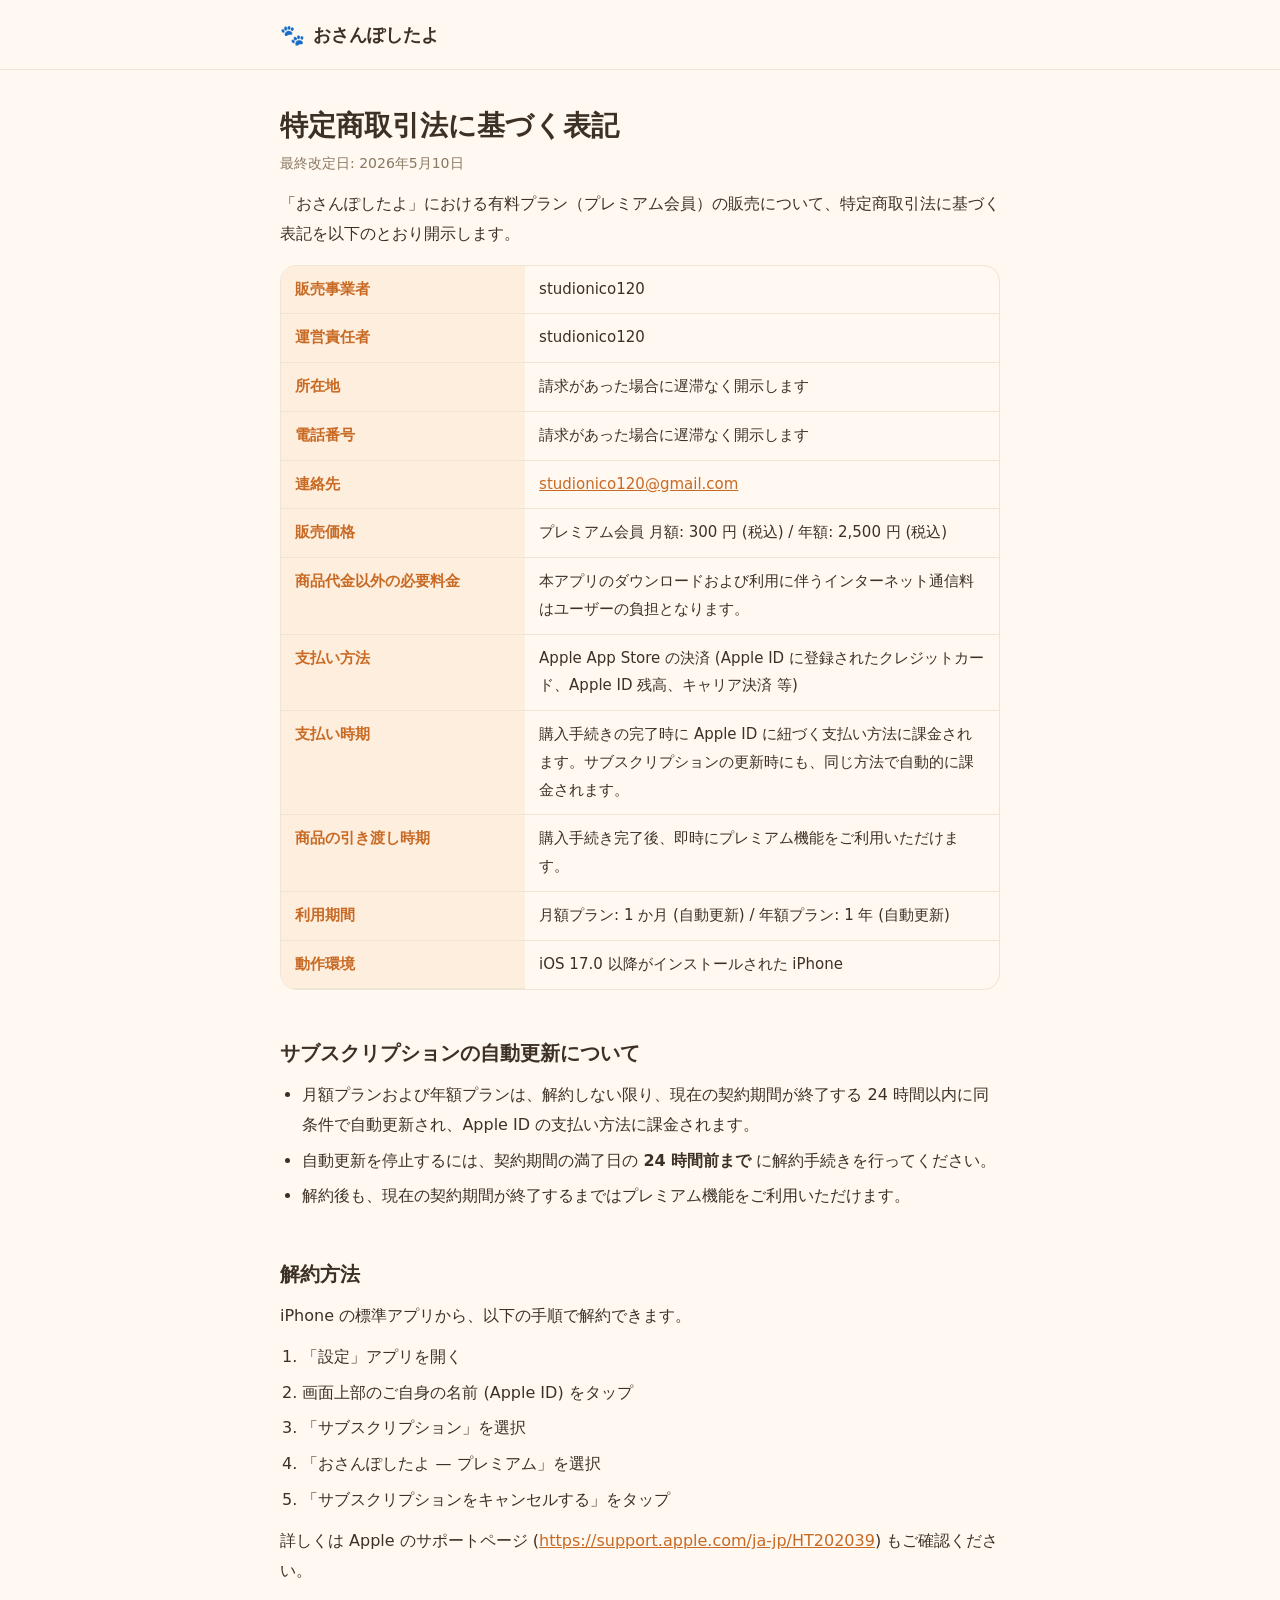
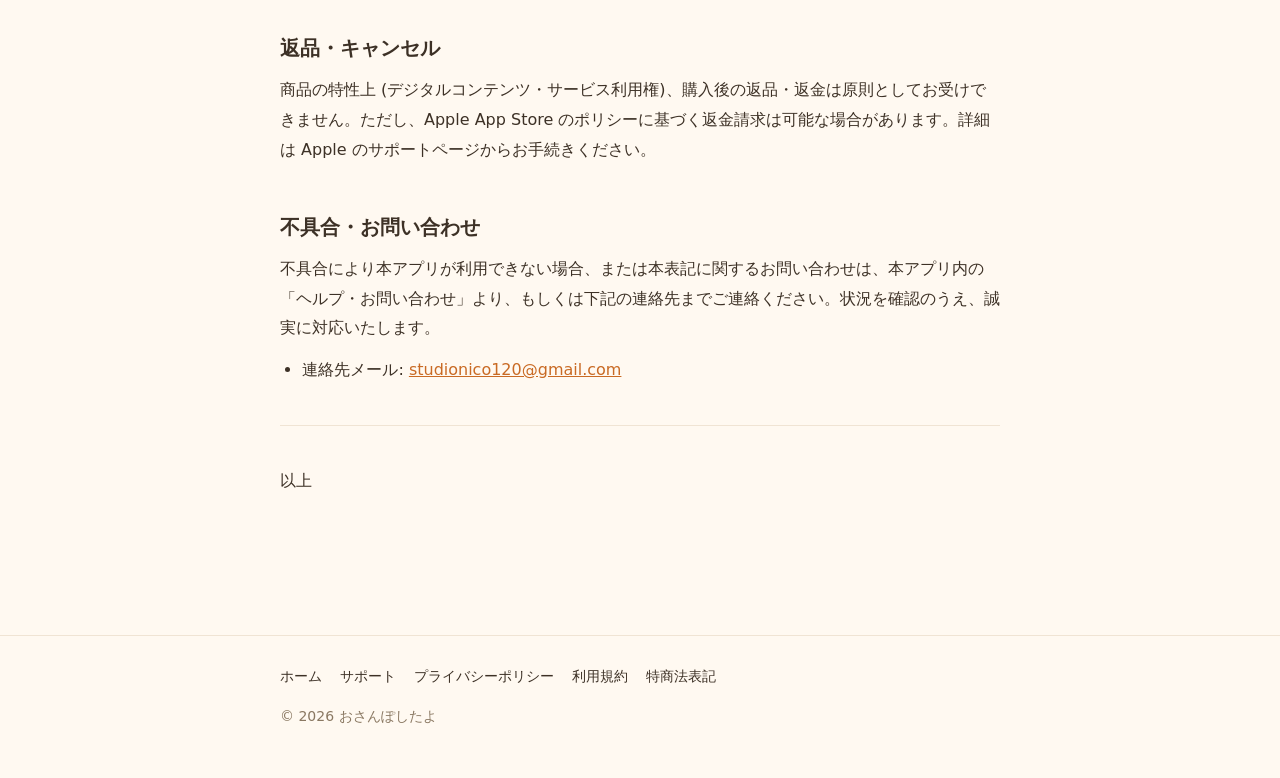
<file: tokushoho.html>
<!DOCTYPE html>
<html lang="ja">
<head>
<meta charset="utf-8">
<meta name="viewport" content="width=device-width, initial-scale=1">
<meta name="robots" content="index,follow">
<title>特定商取引法に基づく表記 — おさんぽしたよ</title>
<link rel="stylesheet" href="style.css">
</head>
<body>
<header class="site-header">
  <div class="inner">
    <a class="brand" href="index.html"><span class="paw" aria-hidden="true">🐾</span> おさんぽしたよ</a>
  </div>
</header>

<main class="wrap">
  <h1>特定商取引法に基づく表記</h1>
  <p class="updated">最終改定日: 2026年5月10日</p>
  <p>「おさんぽしたよ」における有料プラン（プレミアム会員）の販売について、特定商取引法に基づく表記を以下のとおり開示します。</p>

  <div class="table-wrap">
    <table class="kv">
      <tbody>
        <tr><th>販売事業者</th><td>studionico120</td></tr>
        <tr><th>運営責任者</th><td>studionico120</td></tr>
        <tr><th>所在地</th><td>請求があった場合に遅滞なく開示します</td></tr>
        <tr><th>電話番号</th><td>請求があった場合に遅滞なく開示します</td></tr>
        <tr><th>連絡先</th><td><a href="mailto:studionico120@gmail.com">studionico120@gmail.com</a></td></tr>
        <tr><th>販売価格</th><td>プレミアム会員 月額: 300 円 (税込) / 年額: 2,500 円 (税込)</td></tr>
        <tr><th>商品代金以外の必要料金</th><td>本アプリのダウンロードおよび利用に伴うインターネット通信料はユーザーの負担となります。</td></tr>
        <tr><th>支払い方法</th><td>Apple App Store の決済 (Apple ID に登録されたクレジットカード、Apple ID 残高、キャリア決済 等)</td></tr>
        <tr><th>支払い時期</th><td>購入手続きの完了時に Apple ID に紐づく支払い方法に課金されます。サブスクリプションの更新時にも、同じ方法で自動的に課金されます。</td></tr>
        <tr><th>商品の引き渡し時期</th><td>購入手続き完了後、即時にプレミアム機能をご利用いただけます。</td></tr>
        <tr><th>利用期間</th><td>月額プラン: 1 か月 (自動更新) / 年額プラン: 1 年 (自動更新)</td></tr>
        <tr><th>動作環境</th><td>iOS 17.0 以降がインストールされた iPhone</td></tr>
      </tbody>
    </table>
  </div>

  <h2>サブスクリプションの自動更新について</h2>
  <ul>
    <li>月額プランおよび年額プランは、解約しない限り、現在の契約期間が終了する 24 時間以内に同条件で自動更新され、Apple ID の支払い方法に課金されます。</li>
    <li>自動更新を停止するには、契約期間の満了日の <strong>24 時間前まで</strong> に解約手続きを行ってください。</li>
    <li>解約後も、現在の契約期間が終了するまではプレミアム機能をご利用いただけます。</li>
  </ul>

  <h2>解約方法</h2>
  <p>iPhone の標準アプリから、以下の手順で解約できます。</p>
  <ol>
    <li>「設定」アプリを開く</li>
    <li>画面上部のご自身の名前 (Apple ID) をタップ</li>
    <li>「サブスクリプション」を選択</li>
    <li>「おさんぽしたよ — プレミアム」を選択</li>
    <li>「サブスクリプションをキャンセルする」をタップ</li>
  </ol>
  <p>詳しくは Apple のサポートページ (<a href="https://support.apple.com/ja-jp/HT202039">https://support.apple.com/ja-jp/HT202039</a>) もご確認ください。</p>

  <h2>返品・キャンセル</h2>
  <p>商品の特性上 (デジタルコンテンツ・サービス利用権)、購入後の返品・返金は原則としてお受けできません。ただし、Apple App Store のポリシーに基づく返金請求は可能な場合があります。詳細は Apple のサポートページからお手続きください。</p>

  <h2>不具合・お問い合わせ</h2>
  <p>不具合により本アプリが利用できない場合、または本表記に関するお問い合わせは、本アプリ内の「ヘルプ・お問い合わせ」より、もしくは下記の連絡先までご連絡ください。状況を確認のうえ、誠実に対応いたします。</p>
  <ul>
    <li>連絡先メール: <a href="mailto:studionico120@gmail.com">studionico120@gmail.com</a></li>
  </ul>

  <hr>
  <p>以上</p>
</main>

<footer class="site-footer">
  <div class="inner">
    <nav>
      <a href="index.html">ホーム</a>
      <a href="support.html">サポート</a>
      <a href="privacy.html">プライバシーポリシー</a>
      <a href="terms.html">利用規約</a>
      <a href="tokushoho.html">特商法表記</a>
    </nav>
    <div>© 2026 おさんぽしたよ</div>
  </div>
</footer>
</body>
</html>
</file>
<file: style.css>
/* おさんぽしたよ — 公開サイト共通スタイル
   GitHub Pages (studionico120.github.io/Osapo) で index / support / privacy / terms / tokushoho が共有する。
   ブランド: 温かみのあるオレンジ × クリーム地 (アプリ本体のトークンに準拠)。 */

:root {
  --bg: #FFF9F1;
  --surface: #FFFFFF;
  --ink: #3D3126;
  --ink-soft: #8A7862;
  --line: #F0E4D4;
  --brand: #E8833A;
  --brand-deep: #C96A24;
  --brand-bg: #FDEEDD;
  --ph-bg: #FFF1C8;
  --ph-ink: #8A6510;
  --radius: 16px;
}

@media (prefers-color-scheme: dark) {
  :root {
    --bg: #1C1712;
    --surface: #262019;
    --ink: #F1E7DB;
    --ink-soft: #B3A08B;
    --line: #3A2F25;
    --brand: #F09B58;
    --brand-deep: #F3AE72;
    --brand-bg: #38281A;
    --ph-bg: #43370F;
    --ph-ink: #F0D68A;
  }
}

* { box-sizing: border-box; }

html { -webkit-text-size-adjust: 100%; }

body {
  margin: 0;
  background: var(--bg);
  color: var(--ink);
  font-family: "Hiragino Sans", "Hiragino Kaku Gothic ProN", "Noto Sans JP", system-ui, -apple-system, sans-serif;
  font-size: 16px;
  line-height: 1.85;
  -webkit-font-smoothing: antialiased;
}

.wrap {
  max-width: 760px;
  margin: 0 auto;
  padding: 0 20px 72px;
}

/* ---- ヘッダー ---- */
.site-header {
  border-bottom: 1px solid var(--line);
  background: var(--bg);
}
.site-header .inner {
  max-width: 760px;
  margin: 0 auto;
  padding: 18px 20px;
  display: flex;
  align-items: center;
  gap: 10px;
}
.site-header a.brand {
  display: flex;
  align-items: center;
  gap: 8px;
  text-decoration: none;
  color: var(--ink);
  font-weight: 700;
  font-size: 18px;
}
.site-header .paw { font-size: 20px; line-height: 1; }

/* ---- 見出し ---- */
h1 {
  font-size: 28px;
  font-weight: 700;
  line-height: 1.4;
  margin: 36px 0 6px;
  text-wrap: balance;
}
h2 {
  font-size: 20px;
  font-weight: 700;
  line-height: 1.5;
  margin: 40px 0 10px;
  padding-top: 8px;
}
h3 { font-size: 17px; font-weight: 700; margin: 24px 0 8px; }

.updated {
  color: var(--ink-soft);
  font-size: 14px;
  margin: 0 0 8px;
}

.lead { font-size: 17px; color: var(--ink); }

/* ---- 本文 ---- */
p { margin: 12px 0; }
a { color: var(--brand-deep); }
a:hover { color: var(--brand); }
:focus-visible { outline: 3px solid var(--brand); outline-offset: 2px; border-radius: 4px; }

ul, ol { margin: 12px 0; padding-left: 1.4em; }
li { margin: 6px 0; }

strong { font-weight: 700; }

hr {
  border: none;
  border-top: 1px solid var(--line);
  margin: 40px 0;
}

/* ---- テーブル (横スクロール対応) ---- */
.table-wrap {
  overflow-x: auto;
  -webkit-overflow-scrolling: touch;
  margin: 16px 0;
  border: 1px solid var(--line);
  border-radius: var(--radius);
}
table {
  border-collapse: collapse;
  width: 100%;
  min-width: 480px;
  font-size: 15px;
}
th, td {
  text-align: left;
  padding: 10px 14px;
  border-bottom: 1px solid var(--line);
  vertical-align: top;
}
th {
  background: var(--brand-bg);
  color: var(--brand-deep);
  font-weight: 700;
  white-space: nowrap;
}
tr:last-child td { border-bottom: none; }

/* ---- 公開前に差し替えるプレースホルダ ---- */
.ph {
  background: var(--ph-bg);
  color: var(--ph-ink);
  padding: 1px 6px;
  border-radius: 6px;
  font-weight: 700;
  font-size: 0.95em;
  white-space: nowrap;
}

/* ---- 特商法などの定義リスト調テーブルの見出し列 ---- */
table.kv th { width: 34%; }

/* ---- FAQ ---- */
.faq details {
  border: 1px solid var(--line);
  border-radius: var(--radius);
  background: var(--surface);
  margin: 10px 0;
  padding: 4px 18px;
}
.faq summary {
  cursor: pointer;
  font-weight: 700;
  padding: 12px 0;
  list-style: none;
}
.faq summary::-webkit-details-marker { display: none; }
.faq summary::before { content: "🐾 "; }
.faq details[open] summary { border-bottom: 1px solid var(--line); }
.faq .answer { padding: 12px 0 14px; color: var(--ink); white-space: pre-line; }

/* ---- ランディング (index) ---- */
.hero {
  text-align: center;
  padding: 48px 0 12px;
}
.hero .paw-big { font-size: 44px; }
.hero h1 { margin-top: 12px; }
.hero .sub { color: var(--ink-soft); font-size: 17px; max-width: 30em; margin: 8px auto 0; }

.features {
  display: grid;
  grid-template-columns: 1fr;
  gap: 14px;
  margin: 28px 0;
}
@media (min-width: 620px) {
  .features { grid-template-columns: repeat(3, 1fr); }
}
.feature {
  background: var(--surface);
  border: 1px solid var(--line);
  border-radius: var(--radius);
  padding: 20px;
}
.feature .ico { font-size: 26px; }
.feature h3 { margin: 8px 0 4px; }
.feature p { margin: 0; color: var(--ink-soft); font-size: 15px; }

.note {
  background: var(--brand-bg);
  border-radius: var(--radius);
  padding: 16px 18px;
  color: var(--brand-deep);
  font-size: 15px;
  margin: 24px 0;
}

/* ---- フッター ---- */
.site-footer {
  border-top: 1px solid var(--line);
  margin-top: 56px;
}
.site-footer .inner {
  max-width: 760px;
  margin: 0 auto;
  padding: 28px 20px 48px;
  color: var(--ink-soft);
  font-size: 14px;
}
.site-footer nav {
  display: flex;
  flex-wrap: wrap;
  gap: 8px 18px;
  margin-bottom: 14px;
}
.site-footer nav a { color: var(--ink); text-decoration: none; }
.site-footer nav a:hover { color: var(--brand-deep); text-decoration: underline; }
</file>
